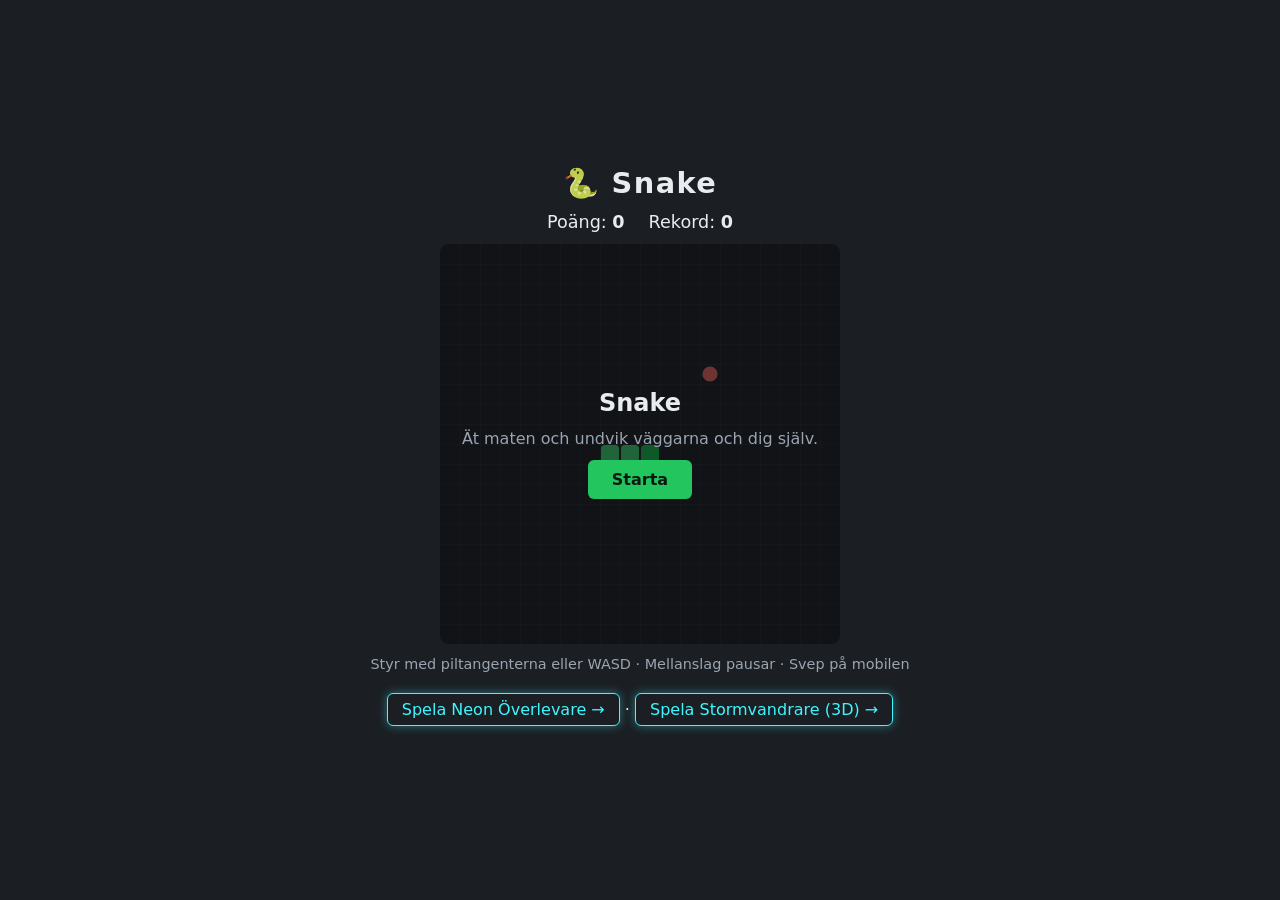
<file: index.html>
<!doctype html>
<html lang="sv">
<head>
<meta charset="utf-8">
<meta name="viewport" content="width=device-width, initial-scale=1">
<title>Snake</title>
<style>
  :root {
    --bg: #1b1f24;
    --panel: #252b33;
    --text: #e8ecef;
    --muted: #9aa5b1;
    --grid: #2c333c;
    --snake: #4ade80;
    --head: #22c55e;
    --food: #f87171;
  }
  * { box-sizing: border-box; }
  body {
    margin: 0;
    min-height: 100vh;
    display: flex;
    flex-direction: column;
    align-items: center;
    justify-content: center;
    gap: 12px;
    padding: 16px;
    background: var(--bg);
    color: var(--text);
    font-family: system-ui, -apple-system, "Segoe UI", sans-serif;
  }
  h1 { margin: 0; font-size: 1.8rem; letter-spacing: 0.05em; }
  .scores { display: flex; gap: 24px; font-size: 1.1rem; }
  .scores span { color: var(--muted); }
  .wrap { position: relative; width: min(400px, 100%); }
  canvas {
    display: block;
    width: 100%;
    aspect-ratio: 1;
    background: var(--panel);
    border-radius: 8px;
    touch-action: none;
  }
  .overlay {
    position: absolute;
    inset: 0;
    display: flex;
    flex-direction: column;
    align-items: center;
    justify-content: center;
    gap: 12px;
    background: rgba(0, 0, 0, 0.55);
    border-radius: 8px;
    text-align: center;
    padding: 16px;
  }
  .overlay.hidden { display: none; }
  .overlay h2 { margin: 0; font-size: 1.5rem; }
  .overlay p { margin: 0; color: var(--muted); }
  button {
    font: inherit;
    padding: 10px 24px;
    border: none;
    border-radius: 6px;
    background: var(--head);
    color: #0b1a10;
    font-weight: 600;
    cursor: pointer;
  }
  button:hover { filter: brightness(1.1); }
  .help { color: var(--muted); font-size: 0.9rem; text-align: center; margin: 0; }
  .games a {
    color: #3ff6ff;
    text-decoration: none;
    border: 1px solid #3ff6ff;
    border-radius: 6px;
    padding: 6px 14px;
    box-shadow: 0 0 10px rgba(63, 246, 255, 0.4);
  }
  .games a:hover { background: rgba(63, 246, 255, 0.1); }
</style>
</head>
<body>
  <h1>🐍 Snake</h1>
  <div class="scores">
    <div>Poäng: <strong id="score">0</strong></div>
    <div>Rekord: <strong id="best">0</strong></div>
  </div>
  <div class="wrap">
    <canvas id="board" width="400" height="400"></canvas>
    <div class="overlay" id="overlay">
      <h2 id="overlay-title">Snake</h2>
      <p id="overlay-text">Ät maten och undvik väggarna och dig själv.</p>
      <button id="start">Starta</button>
    </div>
  </div>
  <p class="help">Styr med piltangenterna eller WASD · Mellanslag pausar · Svep på mobilen</p>
  <p class="games"><a href="neon/index.html">Spela Neon Överlevare →</a> · <a href="stormvandrare/index.html">Spela Stormvandrare (3D) →</a></p>

<script>
(() => {
  const CELLS = 20;          // rutor per sida
  const START_SPEED = 130;   // ms per steg
  const MIN_SPEED = 60;

  const canvas = document.getElementById('board');
  const ctx = canvas.getContext('2d');
  const size = canvas.width / CELLS;

  const scoreEl = document.getElementById('score');
  const bestEl = document.getElementById('best');
  const overlay = document.getElementById('overlay');
  const overlayTitle = document.getElementById('overlay-title');
  const overlayText = document.getElementById('overlay-text');
  const startBtn = document.getElementById('start');

  let snake, dir, queue, food, score, speed, timer, running, paused;

  let best = 0;
  try { best = Number(localStorage.getItem('snake-best')) || 0; } catch (e) {}
  bestEl.textContent = best;

  function reset() {
    const mid = Math.floor(CELLS / 2);
    snake = [{ x: mid, y: mid }, { x: mid - 1, y: mid }, { x: mid - 2, y: mid }];
    dir = { x: 1, y: 0 };
    queue = [];
    score = 0;
    speed = START_SPEED;
    scoreEl.textContent = score;
    placeFood();
  }

  function placeFood() {
    const free = [];
    for (let x = 0; x < CELLS; x++) {
      for (let y = 0; y < CELLS; y++) {
        if (!snake.some(s => s.x === x && s.y === y)) free.push({ x, y });
      }
    }
    food = free[Math.floor(Math.random() * free.length)];
  }

  function start() {
    reset();
    running = true;
    paused = false;
    overlay.classList.add('hidden');
    schedule();
    draw();
  }

  function schedule() {
    clearTimeout(timer);
    timer = setTimeout(tick, speed);
  }

  function tick() {
    if (!running || paused) return;

    // Ta nästa riktning ur kön (förhindrar 180°-vändning vid snabba tryck)
    if (queue.length) dir = queue.shift();

    const head = { x: snake[0].x + dir.x, y: snake[0].y + dir.y };
    const ate = head.x === food.x && head.y === food.y;
    // Svansen flyttar sig samma steg, så den räknas inte som krock om vi inte äter
    const body = ate ? snake : snake.slice(0, -1);

    if (
      head.x < 0 || head.y < 0 || head.x >= CELLS || head.y >= CELLS ||
      body.some(s => s.x === head.x && s.y === head.y)
    ) {
      return gameOver();
    }

    snake.unshift(head);
    if (ate) {
      score++;
      scoreEl.textContent = score;
      speed = Math.max(MIN_SPEED, speed - 3);
      if (snake.length === CELLS * CELLS) return gameOver(true);
      placeFood();
    } else {
      snake.pop();
    }

    draw();
    schedule();
  }

  function gameOver(won = false) {
    running = false;
    clearTimeout(timer);
    if (score > best) {
      best = score;
      bestEl.textContent = best;
      try { localStorage.setItem('snake-best', best); } catch (e) {}
    }
    draw();
    overlayTitle.textContent = won ? 'Du vann!' : 'Game over';
    overlayText.textContent = `Du fick ${score} poäng.`;
    startBtn.textContent = 'Spela igen';
    overlay.classList.remove('hidden');
  }

  function togglePause() {
    if (!running) return;
    paused = !paused;
    if (paused) {
      clearTimeout(timer);
      overlayTitle.textContent = 'Pausat';
      overlayText.textContent = 'Tryck på mellanslag för att fortsätta.';
      startBtn.textContent = 'Fortsätt';
      overlay.classList.remove('hidden');
    } else {
      overlay.classList.add('hidden');
      schedule();
    }
  }

  function draw() {
    const css = getComputedStyle(document.documentElement);
    ctx.fillStyle = css.getPropertyValue('--panel');
    ctx.fillRect(0, 0, canvas.width, canvas.height);

    // rutnät
    ctx.strokeStyle = css.getPropertyValue('--grid');
    ctx.lineWidth = 1;
    for (let i = 1; i < CELLS; i++) {
      ctx.beginPath();
      ctx.moveTo(i * size + 0.5, 0); ctx.lineTo(i * size + 0.5, canvas.height);
      ctx.moveTo(0, i * size + 0.5); ctx.lineTo(canvas.width, i * size + 0.5);
      ctx.stroke();
    }

    // mat
    ctx.fillStyle = css.getPropertyValue('--food');
    ctx.beginPath();
    ctx.arc(food.x * size + size / 2, food.y * size + size / 2, size * 0.38, 0, Math.PI * 2);
    ctx.fill();

    // orm
    snake.forEach((s, i) => {
      ctx.fillStyle = css.getPropertyValue(i === 0 ? '--head' : '--snake');
      ctx.beginPath();
      ctx.roundRect(s.x * size + 1, s.y * size + 1, size - 2, size - 2, 4);
      ctx.fill();
    });
  }

  function turn(x, y) {
    if (!running || paused) return;
    const last = queue.length ? queue[queue.length - 1] : dir;
    if (last.x === -x && last.y === -y) return; // ingen 180°-vändning
    if (last.x === x && last.y === y) return;
    if (queue.length < 3) queue.push({ x, y });
  }

  const keys = {
    ArrowUp: [0, -1], w: [0, -1], W: [0, -1],
    ArrowDown: [0, 1], s: [0, 1], S: [0, 1],
    ArrowLeft: [-1, 0], a: [-1, 0], A: [-1, 0],
    ArrowRight: [1, 0], d: [1, 0], D: [1, 0],
  };

  document.addEventListener('keydown', e => {
    if (keys[e.key]) {
      e.preventDefault();
      turn(...keys[e.key]);
    } else if (e.key === ' ') {
      e.preventDefault();
      if (!running) start(); else togglePause();
    } else if (e.key === 'Enter' && !running) {
      start();
    }
  });

  // Svep för pekskärmar
  let touchStart = null;
  canvas.addEventListener('touchstart', e => {
    const t = e.touches[0];
    touchStart = { x: t.clientX, y: t.clientY };
  }, { passive: true });
  canvas.addEventListener('touchend', e => {
    if (!touchStart) return;
    const t = e.changedTouches[0];
    const dx = t.clientX - touchStart.x;
    const dy = t.clientY - touchStart.y;
    touchStart = null;
    if (Math.max(Math.abs(dx), Math.abs(dy)) < 20) return;
    if (Math.abs(dx) > Math.abs(dy)) turn(Math.sign(dx), 0);
    else turn(0, Math.sign(dy));
  });

  startBtn.addEventListener('click', () => {
    if (running && paused) togglePause(); else start();
  });

  reset();
  draw();
})();
</script>
</body>
</html>
</file>
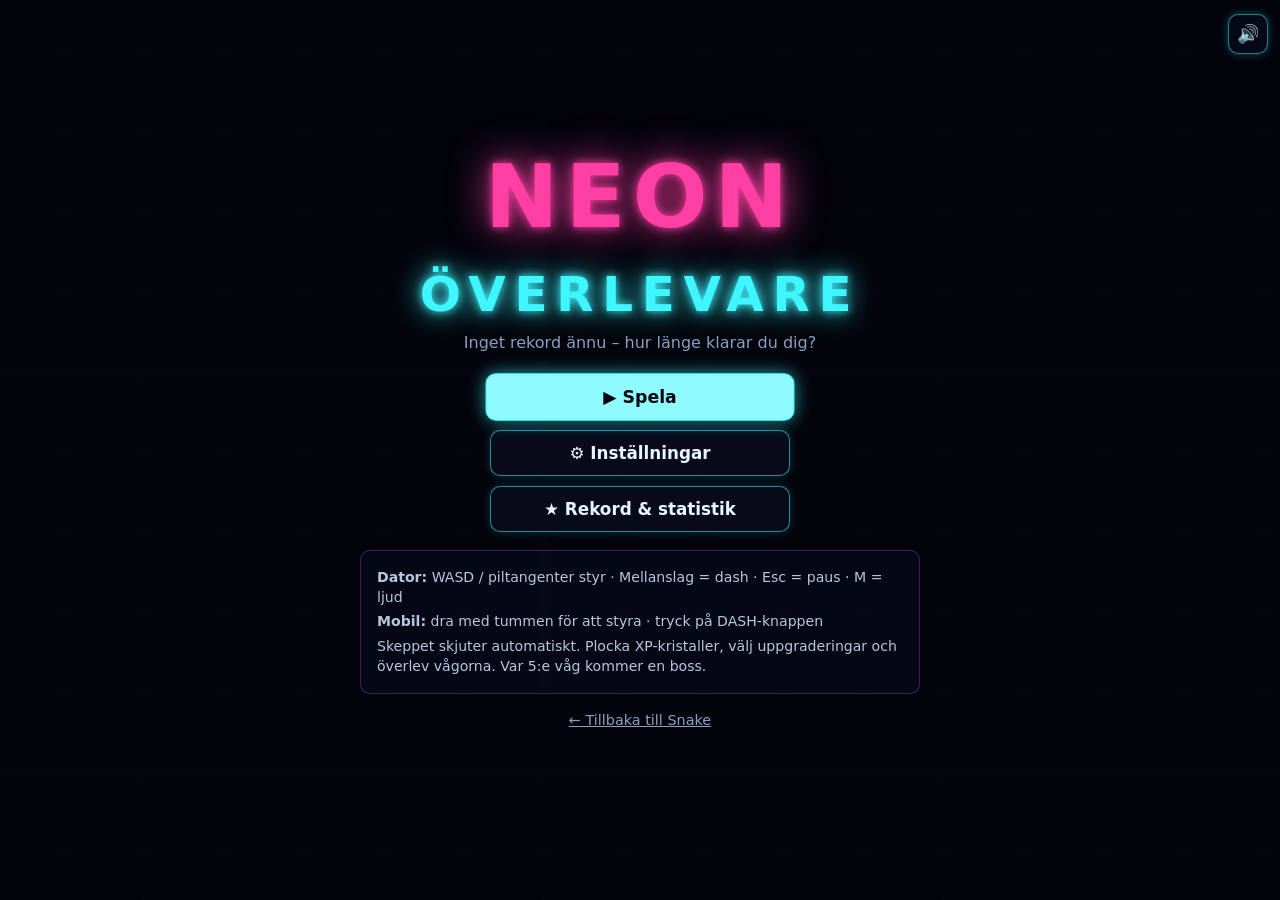
<file: neon/index.html>
<!doctype html>
<html lang="sv">
<head>
<meta charset="utf-8">
<meta name="viewport" content="width=device-width, initial-scale=1, maximum-scale=1, user-scalable=no, viewport-fit=cover">
<meta name="theme-color" content="#05060d">
<title>Neon Överlevare</title>
<link rel="stylesheet" href="style.css">
</head>
<body data-state="menu">
<canvas id="game"></canvas>
<div id="hud-buttons">
  <button id="btn-pause" class="hud-btn" aria-label="Paus" title="Paus (Esc)">⏸</button>
  <button id="btn-mute" class="hud-btn" aria-label="Stäng av ljud" title="Ljud av/på (M)">🔊</button>
</div>
<button id="btn-dash" aria-label="Dash">DASH</button>
<div id="ui"></div>

<script src="js/utils.js"></script>
<script src="js/storage.js"></script>
<script src="js/input.js"></script>
<script src="js/audio.js"></script>
<script src="js/effects.js"></script>
<script src="js/player.js"></script>
<script src="js/weapons.js"></script>
<script src="js/enemies.js"></script>
<script src="js/pickups.js"></script>
<script src="js/upgrades.js"></script>
<script src="js/levels.js"></script>
<script src="js/ui.js"></script>
<script src="js/game.js"></script>
</body>
</html>
</file>
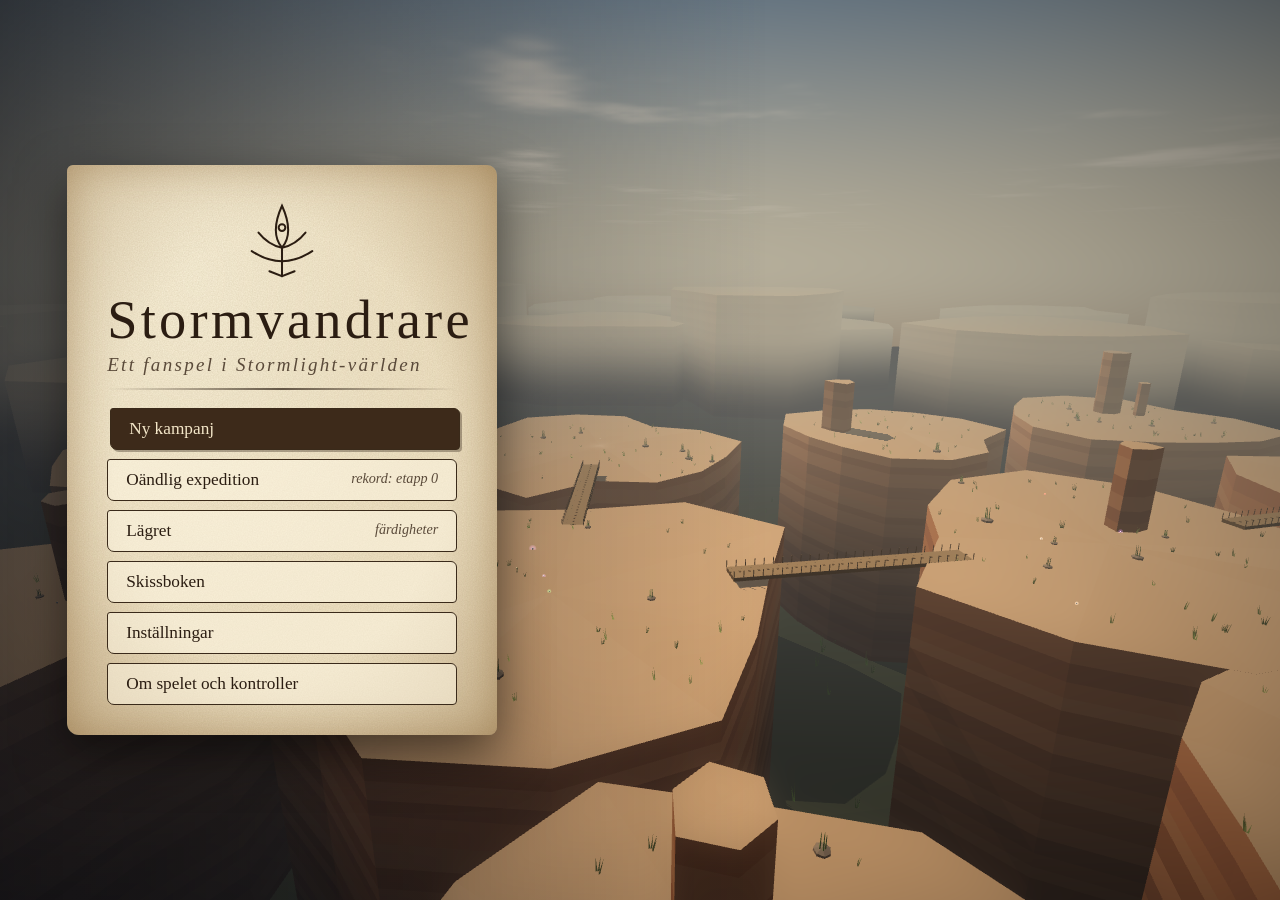
<file: stormvandrare/index.html>
<!doctype html>
<html lang="sv">
<head>
<meta charset="utf-8">
<meta name="viewport" content="width=device-width, initial-scale=1, maximum-scale=1, user-scalable=no, viewport-fit=cover">
<meta name="theme-color" content="#1c2733">
<title>Stormvandrare</title>
<link rel="stylesheet" href="style.css">
</head>
<body data-state="loading">
<canvas id="gl"></canvas>
<canvas id="hud"></canvas>
<div id="ui"></div>
<div id="toasts"></div>
<div id="lockhint">Klicka för att styra kameran med musen</div>
<div id="nogl" hidden>
  <h1>Stormvandrare</h1>
  <p>Din webbläsare saknar stöd för WebGL2, som spelet behöver. Prova en aktuell version av Chrome, Firefox, Edge eller Safari.</p>
</div>

<script src="js/engine/math.js"></script>
<script src="js/storage.js"></script>
<script src="js/engine/gl.js"></script>
<script src="js/engine/renderer.js"></script>
<script src="js/input.js"></script>
<script src="js/touch.js"></script>
<script src="js/gamepad.js"></script>
<script src="js/world.js"></script>
<script src="js/camera.js"></script>
<script src="js/models.js"></script>
<script src="js/character.js"></script>
<script src="js/audio.js"></script>
<script src="js/music.js"></script>
<script src="js/effects.js"></script>
<script src="js/player.js"></script>
<script src="js/abilities.js"></script>
<script src="js/enemies.js"></script>
<script src="js/pickups.js"></script>
<script src="js/storm.js"></script>
<script src="js/bosses.js"></script>
<script src="js/progression.js"></script>
<script src="js/regions.js"></script>
<script src="js/codex.js"></script>
<script src="js/sketch.js"></script>
<script src="js/ui.js"></script>
<script src="js/spren.js"></script>
<script src="js/game.js"></script>
</body>
</html>
</file>
<file: neon/style.css>
:root {
  --bg: #05060d;
  --panel: rgba(10, 12, 28, 0.88);
  --text: #e8f6ff;
  --muted: #8aa0c0;
  --cyan: #3ff6ff;
  --pink: #ff3fa4;
  --yellow: #ffe23f;
  --green: #3fff8a;
  --purple: #b04bff;
}
* { box-sizing: border-box; }
html, body {
  margin: 0;
  height: 100%;
  overflow: hidden;
  background: var(--bg);
  color: var(--text);
  font-family: system-ui, -apple-system, "Segoe UI", Roboto, sans-serif;
  -webkit-user-select: none;
  user-select: none;
  -webkit-tap-highlight-color: transparent;
}
canvas#game {
  position: fixed;
  inset: 0;
  width: 100%;
  height: 100%;
  display: block;
  touch-action: none;
}

/* Överlägg för menyer och val */
#ui {
  position: fixed;
  inset: 0;
  display: none;
  align-items: center;
  justify-content: center;
  padding: 16px;
  background: rgba(3, 4, 12, 0.72);
  backdrop-filter: blur(3px);
  z-index: 10;
  overflow-y: auto;
}
#ui.open { display: flex; }
.screen {
  width: 100%;
  max-width: 860px;
  margin: auto;
  text-align: center;
}
.glow {
  margin: 0 0 6px;
  font-size: clamp(2rem, 6vw, 3.4rem);
  letter-spacing: 0.08em;
  color: var(--cyan);
  text-shadow: 0 0 8px var(--cyan), 0 0 24px var(--cyan);
}
.sub { margin: 0 0 20px; color: var(--muted); }
.cards {
  display: flex;
  gap: 14px;
  justify-content: center;
  flex-wrap: wrap;
}
.card {
  --c: var(--cyan);
  position: relative;
  flex: 1 1 220px;
  max-width: 260px;
  min-height: 210px;
  display: flex;
  flex-direction: column;
  align-items: center;
  gap: 8px;
  padding: 18px 14px 14px;
  font: inherit;
  color: var(--text);
  background: var(--panel);
  border: 2px solid var(--c);
  border-radius: 12px;
  box-shadow: 0 0 14px color-mix(in srgb, var(--c) 45%, transparent), inset 0 0 18px color-mix(in srgb, var(--c) 15%, transparent);
  cursor: pointer;
  transition: transform 0.12s, box-shadow 0.12s;
  animation: pop 0.25s ease-out both;
}
.card:nth-child(2) { animation-delay: 0.05s; }
.card:nth-child(3) { animation-delay: 0.1s; }
.card:hover, .card:focus-visible {
  transform: translateY(-4px) scale(1.03);
  box-shadow: 0 0 26px var(--c), inset 0 0 24px color-mix(in srgb, var(--c) 25%, transparent);
  outline: none;
}
.card .key {
  position: absolute;
  top: 8px;
  left: 10px;
  font-size: 0.8rem;
  color: var(--muted);
}
.card .icon {
  font-size: 2.2rem;
  line-height: 1;
  color: var(--c);
  text-shadow: 0 0 10px var(--c);
}
.card .name { font-weight: 700; font-size: 1.1rem; }
.card .tag {
  font-size: 0.75rem;
  padding: 2px 8px;
  border-radius: 99px;
  border: 1px solid var(--c);
  color: var(--c);
}
.card .tag.new { background: var(--c); color: #05060d; font-weight: 700; }
.card .desc { color: #c5d6ea; font-size: 0.92rem; line-height: 1.35; }
.card .kind { margin-top: auto; font-size: 0.72rem; color: var(--muted); text-transform: uppercase; letter-spacing: 0.1em; }
@keyframes pop {
  from { opacity: 0; transform: translateY(16px) scale(0.95); }
  to { opacity: 1; transform: none; }
}

/* Knappar ovanpå spelet */
#hud-buttons {
  position: fixed;
  top: 14px;
  right: 12px;
  display: flex;
  gap: 8px;
  z-index: 20;
}
.hud-btn {
  width: 40px;
  height: 40px;
  padding: 0;
  font-size: 18px;
  line-height: 1;
  color: var(--text);
  background: rgba(10, 12, 28, 0.7);
  border: 1px solid rgba(63, 246, 255, 0.5);
  border-radius: 10px;
  box-shadow: 0 0 8px rgba(63, 246, 255, 0.3);
  cursor: pointer;
}
.hud-btn:hover { background: rgba(63, 246, 255, 0.15); }
.hud-btn.off { border-color: rgba(255, 64, 96, 0.6); box-shadow: 0 0 8px rgba(255, 64, 96, 0.3); }

/* Menyer */
.title {
  margin: 0 0 10px;
  font-size: clamp(2.6rem, 11vw, 5.5rem);
  line-height: 0.95;
  letter-spacing: 0.08em;
  color: var(--pink);
  text-shadow: 0 0 10px var(--pink), 0 0 40px var(--pink);
  animation: flicker 4s infinite;
}
.title span {
  color: var(--cyan);
  font-size: 0.55em;
  letter-spacing: 0.18em;
  text-shadow: 0 0 10px var(--cyan), 0 0 30px var(--cyan);
}
@keyframes flicker {
  0%, 92%, 96%, 100% { opacity: 1; }
  94% { opacity: 0.6; }
}
.glow.red { color: #ff4060; text-shadow: 0 0 8px #ff4060, 0 0 24px #ff4060; }
.record { color: var(--muted); margin: 0 0 22px; }
.record b { color: var(--yellow); }
.highlight { color: var(--yellow); }
.small { font-size: 0.85rem; margin-top: 14px; }
.menu-buttons {
  display: flex;
  flex-direction: column;
  align-items: center;
  gap: 10px;
  margin: 18px 0;
}
.btn {
  width: min(300px, 100%);
  padding: 12px 18px;
  font: inherit;
  font-weight: 600;
  font-size: 1.05rem;
  color: var(--text);
  background: var(--panel);
  border: 1.5px solid rgba(63, 246, 255, 0.55);
  border-radius: 10px;
  box-shadow: 0 0 10px rgba(63, 246, 255, 0.2);
  cursor: pointer;
  transition: background 0.12s, box-shadow 0.12s, transform 0.12s;
}
.btn:hover, .btn:focus-visible {
  outline: none;
  background: rgba(63, 246, 255, 0.14);
  box-shadow: 0 0 18px rgba(63, 246, 255, 0.55);
  transform: scale(1.03);
}
.btn.primary {
  color: #05060d;
  background: var(--cyan);
  border-color: var(--cyan);
  box-shadow: 0 0 18px rgba(63, 246, 255, 0.6);
}
.btn.primary:hover, .btn.primary:focus-visible { background: #8ffaff; }
.btn.danger { border-color: rgba(255, 64, 96, 0.6); color: #ff8098; box-shadow: none; }
.help {
  max-width: 560px;
  margin: 8px auto 0;
  padding: 12px 16px;
  font-size: 0.88rem;
  line-height: 1.45;
  color: #b7c7dc;
  background: rgba(10, 12, 28, 0.6);
  border: 1px solid rgba(176, 75, 255, 0.35);
  border-radius: 10px;
  text-align: left;
}
.help p { margin: 4px 0; }
.back-link a { color: var(--muted); font-size: 0.9rem; }
.back-link a:hover { color: var(--cyan); }
h3 { margin: 18px 0 8px; color: var(--muted); font-weight: 600; letter-spacing: 0.1em; text-transform: uppercase; font-size: 0.85rem; }
.stats {
  display: grid;
  grid-template-columns: repeat(auto-fit, minmax(180px, 1fr));
  gap: 8px;
  max-width: 600px;
  margin: 0 auto;
}
.stat {
  display: flex;
  flex-direction: column;
  gap: 2px;
  padding: 10px 12px;
  background: var(--panel);
  border: 1px solid rgba(63, 246, 255, 0.25);
  border-radius: 10px;
}
.stat span { color: var(--muted); font-size: 0.8rem; }
.stat b { font-size: 1.4rem; }
.stat em { color: var(--yellow); font-style: normal; font-size: 0.75rem; font-weight: 700; text-shadow: 0 0 8px var(--yellow); }
.settings {
  display: flex;
  flex-direction: column;
  gap: 8px;
  max-width: 380px;
  margin: 0 auto;
}
.setting {
  display: flex;
  align-items: center;
  justify-content: space-between;
  gap: 12px;
  padding: 10px 14px;
  background: var(--panel);
  border: 1px solid rgba(63, 246, 255, 0.25);
  border-radius: 10px;
  cursor: pointer;
}
.setting input[type="checkbox"] { width: 22px; height: 22px; accent-color: var(--cyan); }
.setting input[type="range"] { width: 55%; accent-color: var(--cyan); }
.setting select {
  font: inherit;
  color: var(--text);
  background: #0b0e20;
  border: 1px solid rgba(63, 246, 255, 0.4);
  border-radius: 6px;
  padding: 4px 8px;
}
body:not([data-state="playing"]) #btn-pause { display: none; }

/* Pekskärm */
html, body { overscroll-behavior: none; touch-action: none; }
#ui { touch-action: pan-y; }
#btn-dash {
  display: none;
  position: fixed;
  right: calc(22px + env(safe-area-inset-right));
  bottom: calc(26px + env(safe-area-inset-bottom));
  width: 86px;
  height: 86px;
  z-index: 6;
  font: 700 0.95rem system-ui, sans-serif;
  letter-spacing: 0.08em;
  color: var(--cyan);
  background: rgba(63, 246, 255, 0.12);
  border: 2px solid var(--cyan);
  border-radius: 50%;
  box-shadow: 0 0 18px rgba(63, 246, 255, 0.5), inset 0 0 14px rgba(63, 246, 255, 0.3);
  touch-action: none;
  -webkit-touch-callout: none;
}
#btn-dash:active { background: rgba(63, 246, 255, 0.35); }
#btn-dash.cooling { opacity: 0.35; box-shadow: none; }
body.touch[data-state="playing"] #btn-dash { display: block; }

@media (max-width: 600px) {
  .card {
    flex: 1 1 100%;
    max-width: 420px;
    min-height: 0;
    display: grid;
    grid-template-columns: 48px 1fr;
    grid-template-areas: "icon name" "icon desc" "icon tag";
    align-items: center;
    justify-items: start;
    text-align: left;
    column-gap: 12px;
    row-gap: 4px;
    padding: 12px 14px;
  }
  .card .icon { grid-area: icon; font-size: 2rem; justify-self: center; }
  .card .name { grid-area: name; }
  .card .desc { grid-area: desc; font-size: 0.88rem; }
  .card .tag { grid-area: tag; }
  .card .key, .card .kind { display: none; }
  .cards { gap: 10px; }
  .sub { margin-bottom: 12px; }
  .btn { padding: 11px 16px; }
  .help { font-size: 0.82rem; }
}
</file>
<file: stormvandrare/style.css>
:root {
  --ink: #2b2118;
  --ink-soft: #5a4a3a;
  --parchment: #efe2c4;
  --parchment-dark: #dcc9a2;
  --glow: #dff3ff;
  --glow-blue: #8fd0ff;
  --gold: #c9a046;
  --rust: #a8552f;
  --night: #121a24;
}
* { box-sizing: border-box; }
html, body {
  margin: 0;
  height: 100%;
  overflow: hidden;
  background: var(--night);
  color: var(--parchment);
  font-family: Georgia, "Times New Roman", serif;
  -webkit-user-select: none;
  user-select: none;
  -webkit-tap-highlight-color: transparent;
  overscroll-behavior: none;
}
canvas#gl, canvas#hud {
  position: fixed;
  inset: 0;
  width: 100%;
  height: 100%;
  display: block;
  touch-action: none;
}
canvas#hud { pointer-events: none; }
#nogl {
  position: fixed;
  inset: 0;
  display: flex;
  flex-direction: column;
  align-items: center;
  justify-content: center;
  padding: 24px;
  text-align: center;
  background: var(--night);
}
#nogl[hidden] { display: none; }

/* ===== Gränssnitt i skissboksstil ===== */
#ui {
  position: fixed;
  inset: 0;
  display: none;
  align-items: flex-start;
  justify-content: center;
  padding: 16px;
  z-index: 10;
  overflow-y: auto;
  background: radial-gradient(ellipse at center, rgba(10, 14, 22, 0.15), rgba(10, 14, 22, 0.65));
}
#ui.open { display: flex; }
#ui.side { justify-content: flex-start; background: linear-gradient(90deg, rgba(10, 14, 22, 0.55), rgba(10, 14, 22, 0) 60%); }

.page {
  position: relative;
  width: min(820px, 100%);
  margin: auto;
  padding: 34px 40px 30px;
  color: var(--ink);
  background-color: var(--parchment);
  background-image:
    url("data:image/svg+xml,%3Csvg xmlns='http://www.w3.org/2000/svg' width='240' height='240'%3E%3Cfilter id='n'%3E%3CfeTurbulence type='fractalNoise' baseFrequency='0.8' numOctaves='3' stitchTiles='stitch'/%3E%3CfeColorMatrix values='0 0 0 0 0.35 0 0 0 0 0.25 0 0 0 0 0.12 0 0 0 0.22 0'/%3E%3C/filter%3E%3Crect width='100%25' height='100%25' filter='url(%23n)'/%3E%3C/svg%3E"),
    radial-gradient(ellipse at 30% 20%, rgba(255, 250, 230, 0.6), rgba(255, 250, 230, 0) 60%),
    radial-gradient(ellipse at center, rgba(0, 0, 0, 0) 55%, rgba(120, 80, 30, 0.35) 100%);
  border-radius: 6px 10px 8px 12px;
  box-shadow: 0 18px 50px rgba(0, 0, 0, 0.55), inset 0 0 40px rgba(120, 80, 30, 0.35);
  animation: pageIn 0.35s ease-out both;
}
.page.narrow { width: min(460px, 100%); }
.page.side { margin: auto auto auto 4vw; width: min(430px, 92vw); }
@keyframes pageIn { from { opacity: 0; transform: translateY(14px) rotate(-0.4deg); } to { opacity: 1; transform: none; } }

.page h1, .page h2, .page h3 { font-weight: normal; margin: 0 0 8px; color: #2b1d12; }
.page h1 { font-size: clamp(2.2rem, 7vw, 3.4rem); letter-spacing: 0.06em; line-height: 1; }
.page h1 small { display: block; font-size: 0.35em; letter-spacing: 0.12em; font-style: italic; color: var(--ink-soft); margin-top: 8px; }
.page h2 { font-size: 1.9rem; }
.page h3 { font-size: 1.15rem; font-style: italic; color: var(--ink-soft); margin-top: 14px; }
.page p { line-height: 1.55; margin: 8px 0; }
.page .ink-rule { height: 2px; margin: 14px 0; background: linear-gradient(90deg, rgba(43, 29, 18, 0), rgba(43, 29, 18, 0.7), rgba(43, 29, 18, 0)); }
.page .muted { color: var(--ink-soft); font-style: italic; }
.glyph { display: block; margin: 0 auto 10px; }

.btns { display: flex; flex-direction: column; gap: 9px; margin-top: 18px; }
.btns.row { flex-direction: row; flex-wrap: wrap; justify-content: center; }
.btn {
  font: inherit;
  font-size: 1.08rem;
  padding: 10px 18px;
  color: #2b1d12;
  background: rgba(255, 248, 228, 0.55);
  border: 1.5px solid #3a2a1a;
  border-radius: 3px 6px 4px 7px;
  cursor: pointer;
  text-align: left;
  transition: background 0.12s, transform 0.12s, box-shadow 0.12s;
}
.btns.row .btn { text-align: center; min-width: 150px; }
.btn:hover, .btn:focus-visible { outline: none; background: rgba(255, 252, 240, 0.95); transform: translateX(3px); box-shadow: 2px 2px 0 rgba(43, 29, 18, 0.35); }
.btn.primary { background: #2b1d12; color: #f3e6c8; }
.btn.primary:hover, .btn.primary:focus-visible { background: #3d2a1a; }
.btn:disabled { opacity: 0.45; cursor: default; transform: none; box-shadow: none; }
.btn .hint { float: right; font-size: 0.82em; color: var(--ink-soft); font-style: italic; }
.btn.primary .hint { color: #cdb990; }

.cols { display: grid; grid-template-columns: repeat(auto-fit, minmax(170px, 1fr)); gap: 14px; }
.stat { padding: 8px 10px; border-left: 2px solid rgba(43, 29, 18, 0.45); }
.stat span { display: block; font-size: 0.8rem; color: var(--ink-soft); font-style: italic; }
.stat b { font-size: 1.35rem; font-weight: normal; }

.ideal-words { font-size: 1.35rem; font-style: italic; text-align: center; margin: 12px 0; color: #1e3550; }

.tabs { display: flex; gap: 6px; margin: 10px 0 14px; flex-wrap: wrap; }
.tab { font: inherit; padding: 6px 14px; background: none; border: none; border-bottom: 2px solid transparent; color: var(--ink-soft); cursor: pointer; font-size: 1.02rem; }
.tab.on { color: #2b1d12; border-bottom-color: #2b1d12; }
.entries { display: grid; grid-template-columns: repeat(auto-fill, minmax(220px, 1fr)); gap: 16px; }
.entry { padding: 10px; border: 1px dashed rgba(43, 29, 18, 0.35); border-radius: 4px; }
.entry img { width: 100%; aspect-ratio: 1; display: block; mix-blend-mode: multiply; }
.entry .unknown { width: 100%; aspect-ratio: 1; display: flex; align-items: center; justify-content: center; font-size: 3rem; color: rgba(43, 29, 18, 0.25); }
.entry h4 { margin: 6px 0 2px; font-weight: normal; font-size: 1.1rem; }
.entry p { font-size: 0.9rem; margin: 2px 0; }

.skills { display: grid; grid-template-columns: repeat(auto-fit, minmax(170px, 1fr)); gap: 14px; }
.branch h3 { margin: 0 0 8px; text-align: center; }
.skill { padding: 8px 10px; margin-bottom: 10px; border: 1px solid rgba(43, 29, 18, 0.35); border-radius: 4px; background: rgba(255, 250, 235, 0.35); }
.skill b { font-weight: normal; font-size: 1.02rem; }
.skill p { font-size: 0.82rem; margin: 3px 0 6px; color: var(--ink-soft); }
.pips { display: inline-flex; gap: 3px; vertical-align: middle; }
.pip { width: 9px; height: 9px; border: 1px solid #2b1d12; border-radius: 50%; }
.pip.on { background: #1e3550; }
.skill .btn { padding: 4px 10px; font-size: 0.88rem; float: right; }
.wealth { font-size: 1.15rem; }
.wealth b { color: #1e3550; font-weight: normal; }

.setting { display: flex; align-items: center; justify-content: space-between; gap: 12px; padding: 7px 0; border-bottom: 1px dotted rgba(43, 29, 18, 0.3); }
.setting input[type=range] { width: 50%; accent-color: #2b1d12; }
.setting input[type=checkbox] { width: 20px; height: 20px; accent-color: #2b1d12; }
.setting select { font: inherit; background: rgba(255, 250, 235, 0.6); border: 1px solid #3a2a1a; padding: 3px 6px; }

.map { display: block; width: 100%; max-height: 280px; margin: 8px 0; }
kbd { font-family: Georgia, serif; border: 1px solid #3a2a1a; border-radius: 3px; padding: 0 5px; font-size: 0.9em; background: rgba(255, 252, 240, 0.6); }
.keys { display: grid; grid-template-columns: auto 1fr; gap: 6px 14px; align-items: center; }

#toasts { position: fixed; top: 16px; right: 16px; display: flex; flex-direction: column; gap: 8px; z-index: 30; pointer-events: none; }
.toast { padding: 10px 16px; color: #2b1d12; background: var(--parchment); border-left: 4px solid #1e3550; box-shadow: 0 6px 20px rgba(0, 0, 0, 0.4); animation: pageIn 0.3s ease-out both; max-width: 320px; }
.toast b { display: block; font-weight: normal; font-size: 1.05rem; }
.toast span { font-size: 0.85rem; font-style: italic; color: var(--ink-soft); }

#lockhint { position: fixed; left: 50%; bottom: 22%; transform: translateX(-50%); color: #f3e6c8; font-style: italic; text-shadow: 0 2px 6px #000; z-index: 5; pointer-events: none; display: none; }
body[data-state="playing"] #lockhint.show { display: block; }

@media (max-width: 640px) {
  .page { padding: 22px 18px; }
  .page.side { margin: auto; }
}

/* ===== Pekskärm (js/touch.js) ===== */
#touch { position: fixed; inset: 0; z-index: 4; display: none; touch-action: none; }
body.touch[data-state="playing"] #touch { display: block; }
#tstick { position: absolute; left: 0; top: 0; width: 112px; height: 112px; border-radius: 50%; border: 2px solid rgba(232, 244, 255, 0.35); background: rgba(16, 22, 34, 0.25); opacity: 0; pointer-events: none; transition: opacity 0.15s; }
#tstick.on { opacity: 1; }
#tknob { position: absolute; left: 32px; top: 32px; width: 48px; height: 48px; border-radius: 50%; background: radial-gradient(circle at 40% 35%, rgba(240, 250, 255, 0.85), rgba(150, 200, 255, 0.45)); box-shadow: 0 0 14px rgba(170, 215, 255, 0.6); }
.tb {
  position: absolute; width: 60px; height: 60px; border-radius: 50%;
  border: 2px solid rgba(232, 220, 190, 0.55); background: rgba(24, 18, 12, 0.42);
  color: #f3e6c8; font: italic 13px Georgia, serif; padding: 0; touch-action: none;
  text-shadow: 0 1px 3px #000; -webkit-user-select: none; user-select: none;
}
.tb.on { background: rgba(170, 215, 255, 0.4); border-color: #e4f4ff; transform: scale(0.94); }
.tattack { right: calc(18px + env(safe-area-inset-right)); bottom: 18px; width: 86px; height: 86px; font-size: 16px; border-color: rgba(200, 230, 255, 0.7); }
.tjump { right: calc(118px + env(safe-area-inset-right)); bottom: 12px; }
.tlash { right: calc(18px + env(safe-area-inset-right)); bottom: 116px; border-color: rgba(190, 225, 255, 0.75); }
.tdash { right: calc(100px + env(safe-area-inset-right)); bottom: 90px; width: 54px; height: 54px; }
.tdown { right: calc(188px + env(safe-area-inset-right)); bottom: 12px; width: 50px; height: 50px; }
.treset { right: calc(22px + env(safe-area-inset-right)); bottom: 190px; width: 50px; height: 50px; }
.tpause { top: 12px; right: calc(14px + env(safe-area-inset-right)); width: 44px; height: 44px; font-style: normal; font-weight: bold; }
#tabil { position: absolute; top: 12px; right: calc(70px + env(safe-area-inset-right)); display: flex; gap: 8px; }
#tabil .tb { position: relative; width: 50px; height: 50px; font-size: 11px; overflow: hidden; }
#tabil .tb::after { content: ''; position: absolute; left: 0; right: 0; bottom: 0; height: var(--cd, 0%); background: rgba(140, 190, 255, 0.35); pointer-events: none; }
#tabil .tb.off { opacity: 0.3; }
@media (max-height: 420px) {
  .treset { bottom: 180px; }
  #tabil .tb { width: 44px; height: 44px; }
}

/* Centrera sidan men låt den skrolla när skärmen är låg. */
#ui > .page { margin-top: auto; margin-bottom: auto; }
body[data-state="playing"]:not(.touch) #toasts { right: 176px; }
</file>
